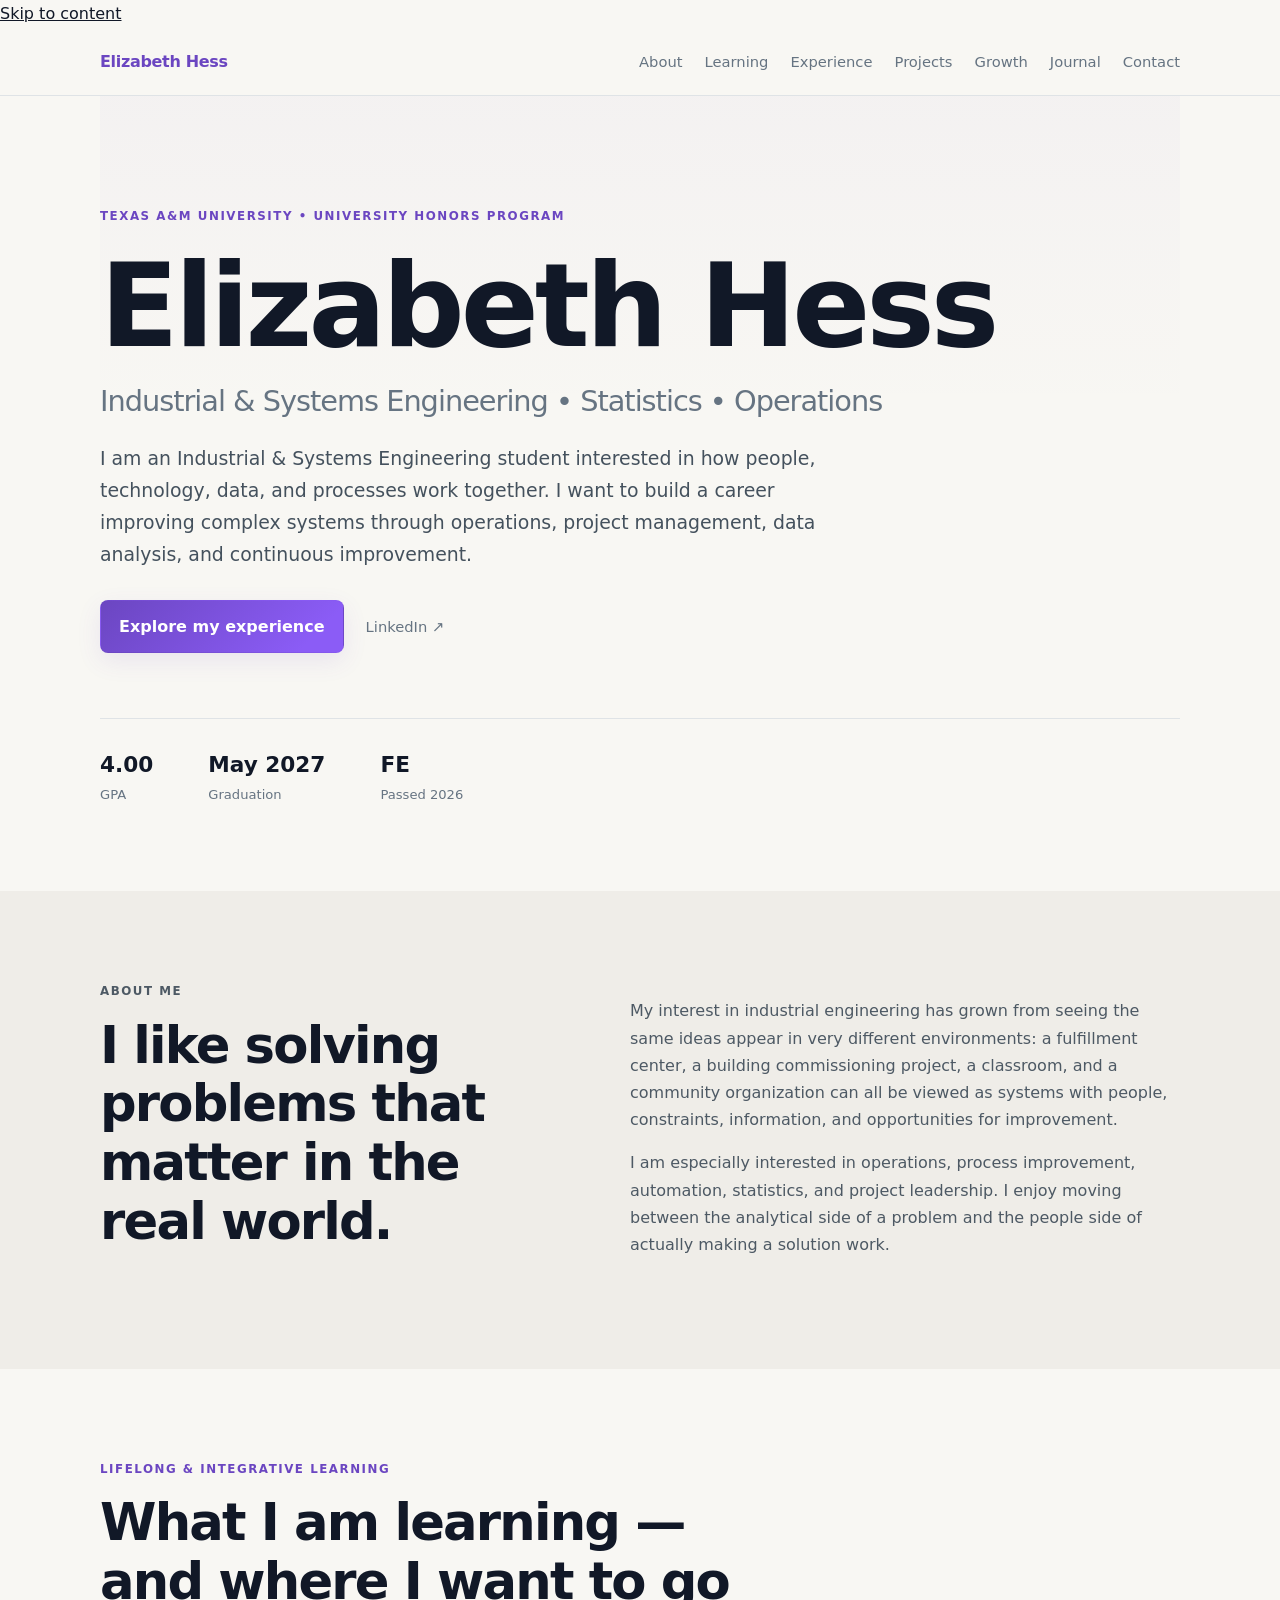
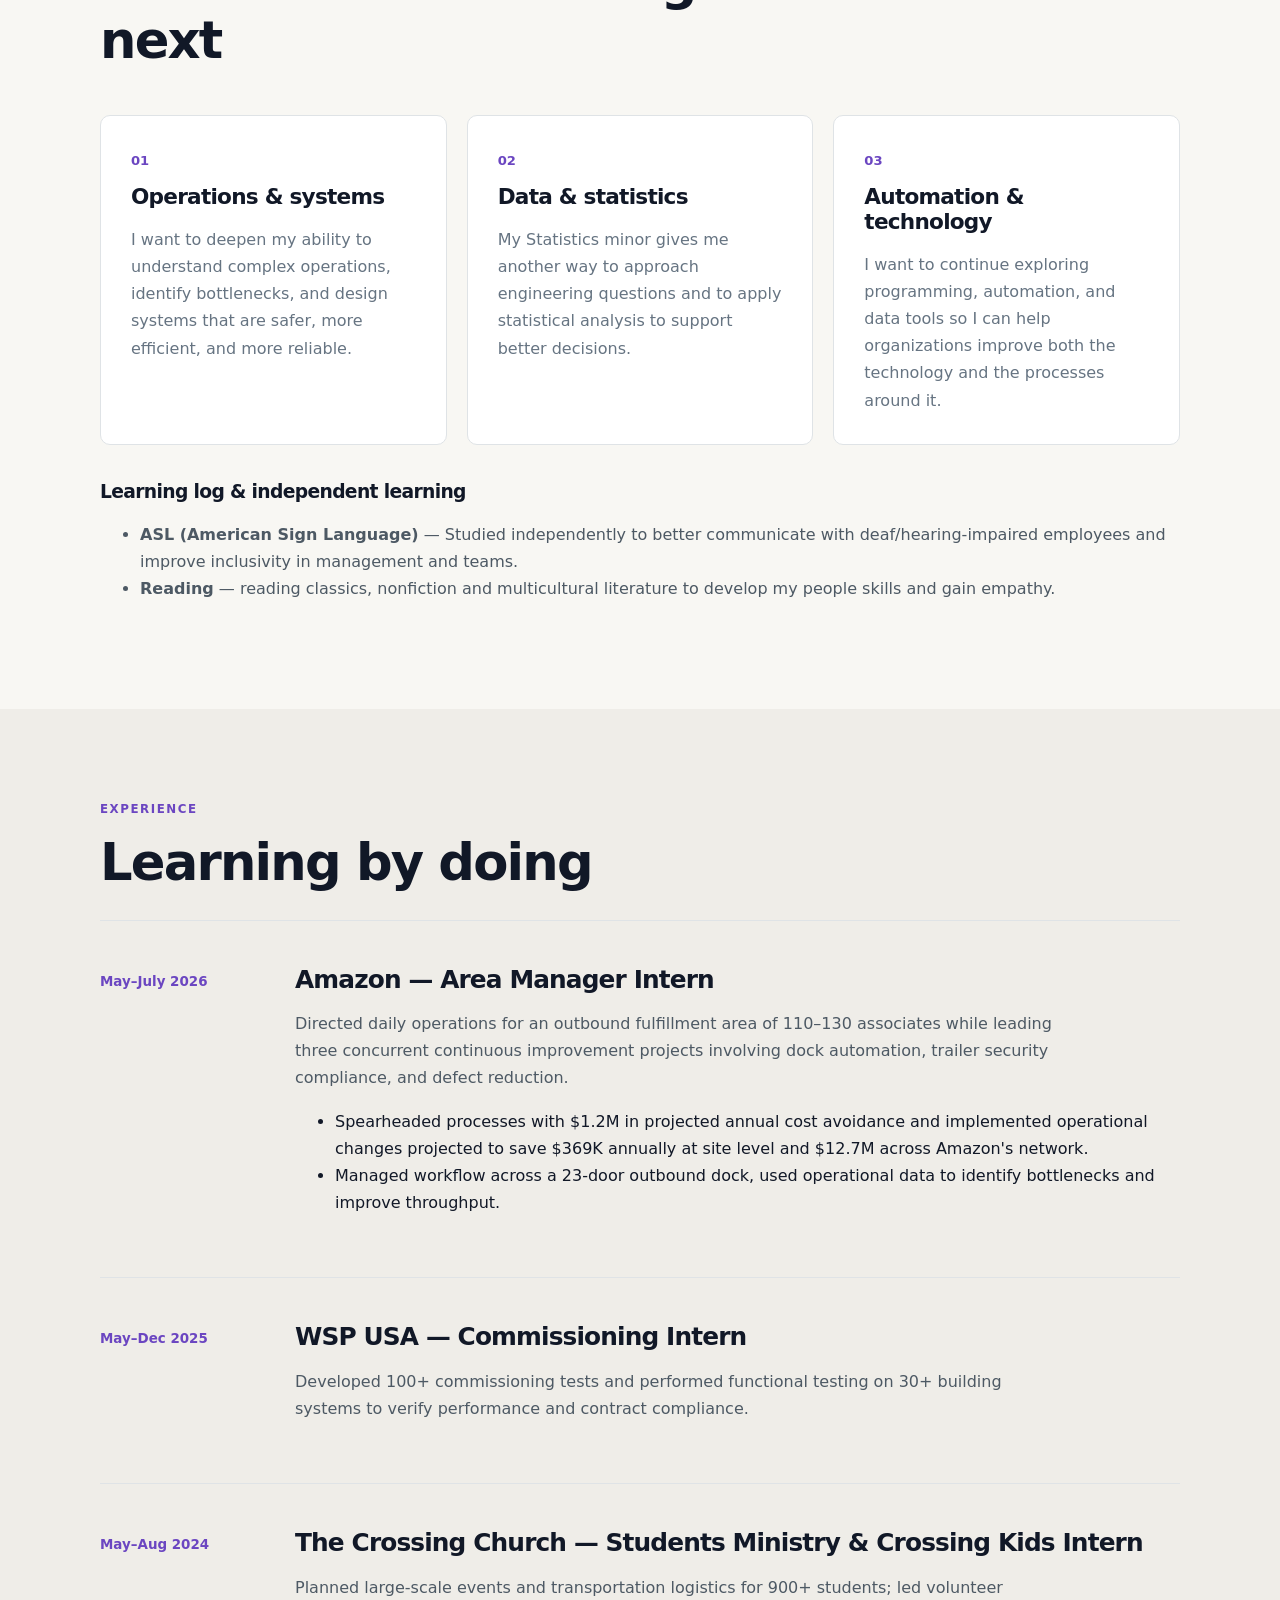
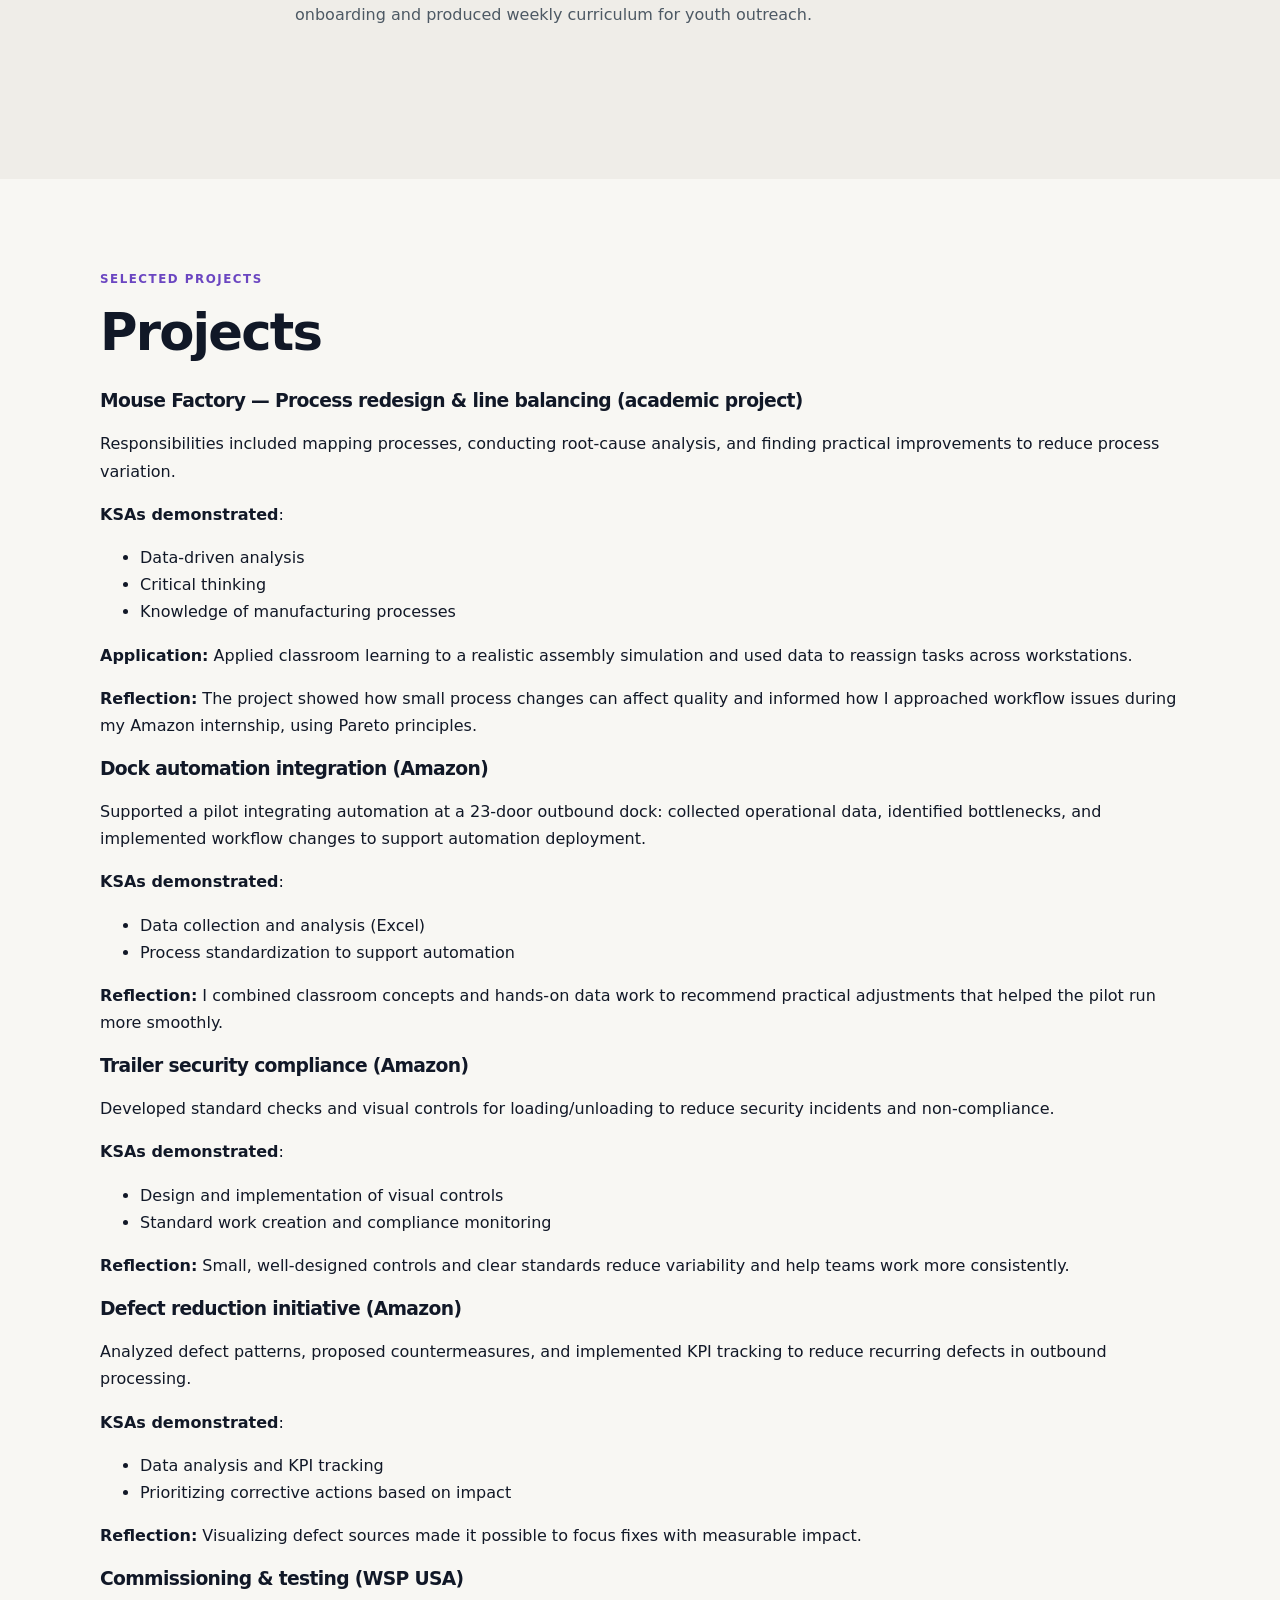
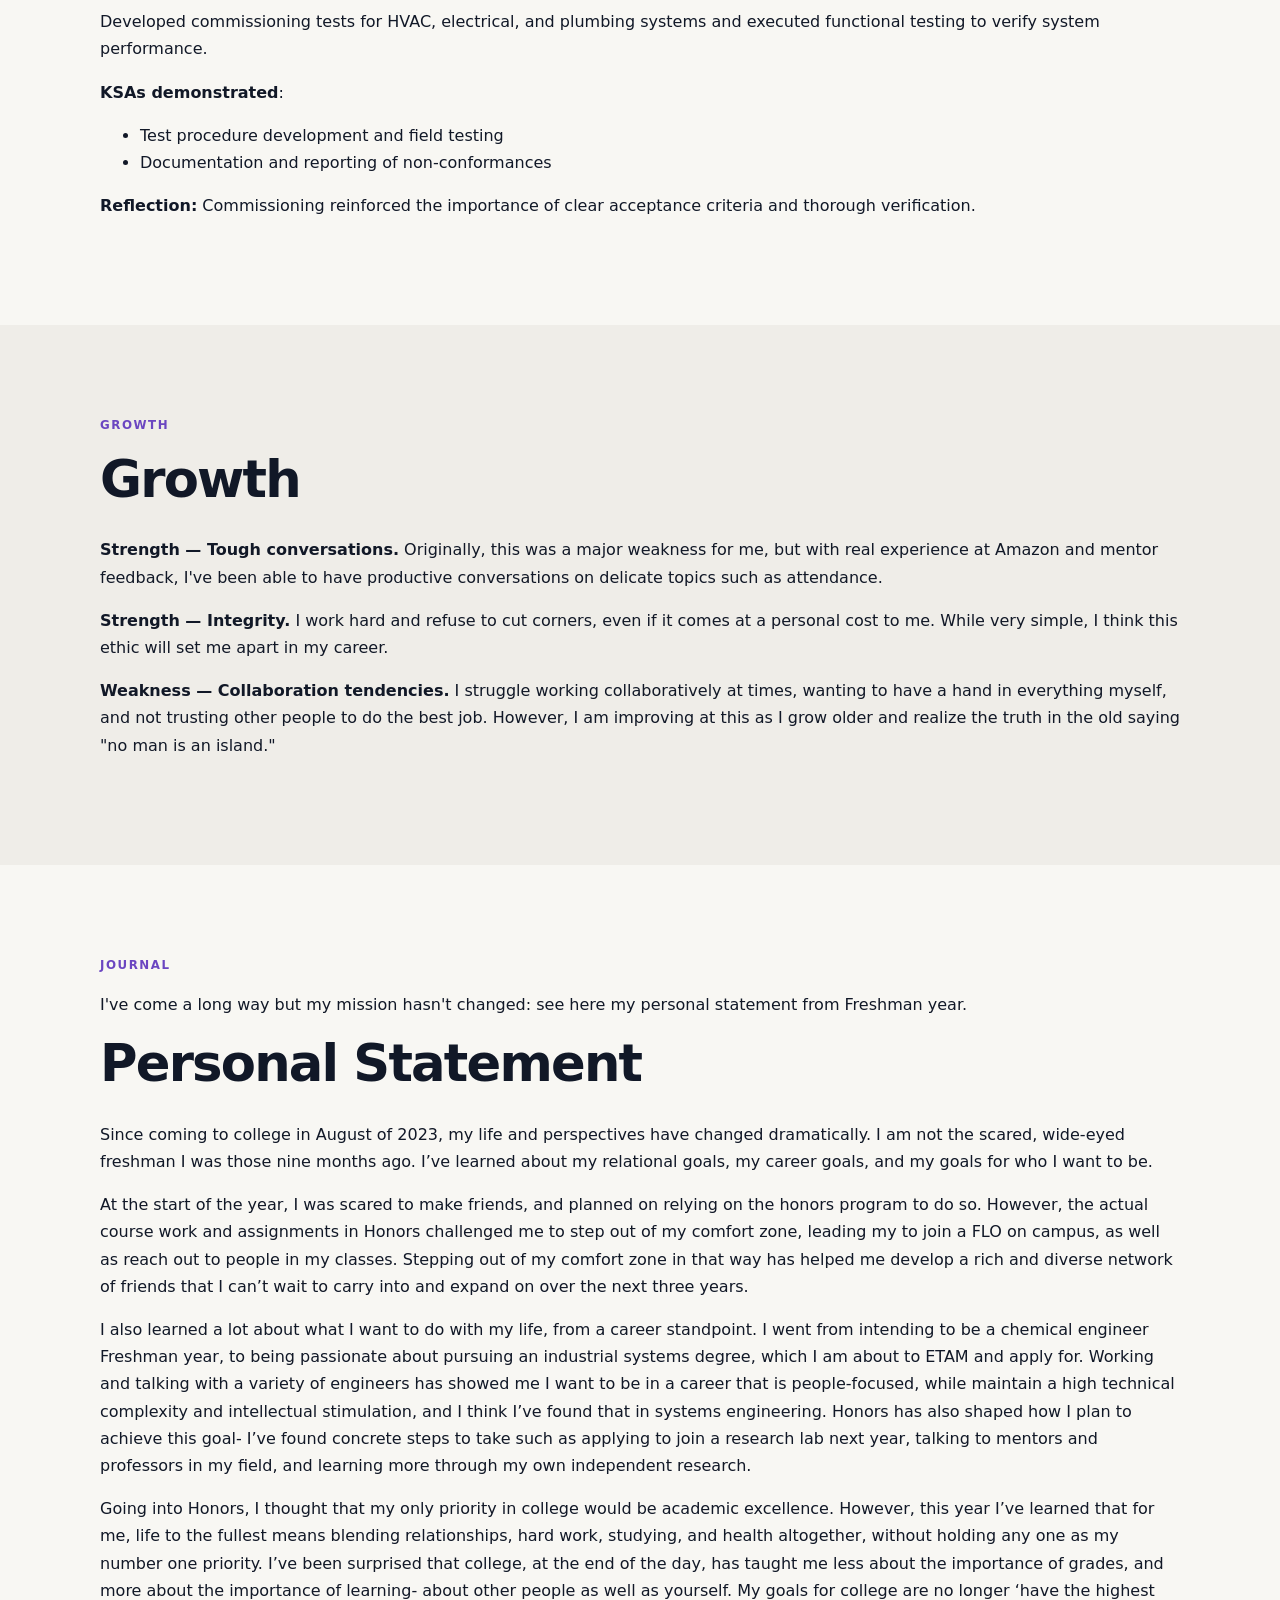
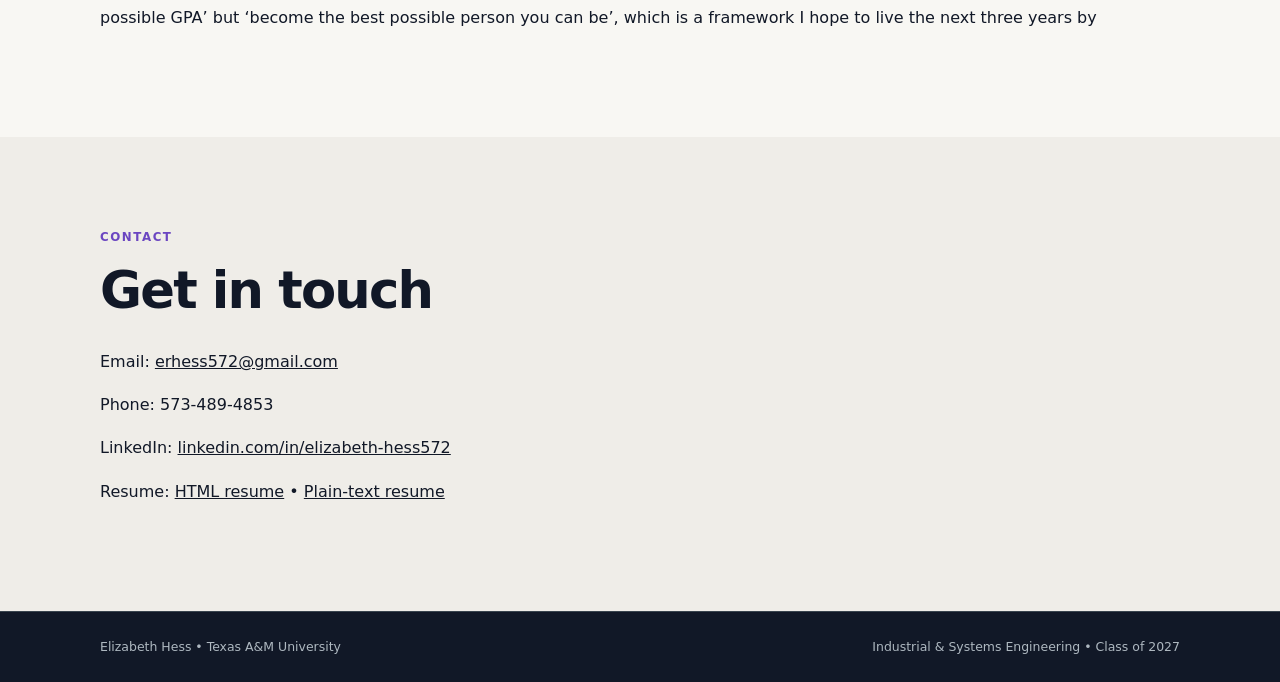
<file: index.html>
<!DOCTYPE html>
<html lang="en">
<head>
  <meta charset="UTF-8">
  <meta name="viewport" content="width=device-width, initial-scale=1.0">
  <meta name="description" content="Elizabeth Hess — Industrial &amp; Systems Engineering, data, operations, and continuous improvement portfolio.">
  <title>Elizabeth Hess | Industrial &amp; Systems Engineering</title>
  <link rel="stylesheet" href="style.css">
</head>
<body>
  <a class="skip-link" href="#top">Skip to content</a>
  <header class="site-header">
    <nav class="nav container" role="navigation" aria-label="Primary">
      <a class="brand" href="#top">Elizabeth Hess</a>
      <div class="nav-links">
        <a href="#about">About</a>
        <a href="#learning">Learning</a>
        <a href="#experience">Experience</a>
        <a href="#projects">Projects</a>
        <a href="#growth">Growth</a>
        <a href="#journal">Journal</a>
        <a href="#contact">Contact</a>
      </div>
    </nav>
  </header>

  <main id="top">
    <section class="hero container">
      <div class="hero-text-block">
        <p class="eyebrow">Texas A&amp;M University • University Honors Program</p>
        <h1>Elizabeth Hess</h1>
        <h2>Industrial &amp; Systems Engineering • Statistics • Operations</h2>
        <p class="hero-text">
          I am an Industrial &amp; Systems Engineering student interested in how people,
          technology, data, and processes work together. I want to build a career
          improving complex systems through operations, project management, data analysis,
          and continuous improvement.
        </p>
        <div class="hero-actions">
          <a class="button" href="#experience">Explore my experience</a>
          <a class="text-link" href="https://www.linkedin.com/in/elizabeth-hess572" target="_blank" rel="noopener noreferrer">LinkedIn ↗</a>
        </div>
        <div class="hero-stats">
          <div><strong>4.00</strong><span>GPA</span></div>
          <div><strong>May 2027</strong><span>Graduation</span></div>
          <div><strong>FE</strong><span>Passed 2026</span></div>
        </div>
      </div>
    </section>

    <section id="about" class="section alt">
      <div class="container two-column">
        <div>
          <p class="eyebrow">About me</p>
          <h2>I like solving problems that matter in the real world.</h2>
        </div>
        <div>
          <p>
            My interest in industrial engineering has grown from seeing the same ideas
            appear in very different environments: a fulfillment center, a building
            commissioning project, a classroom, and a community organization can all
            be viewed as systems with people, constraints, information, and opportunities
            for improvement.
          </p>
          <p>
            I am especially interested in operations, process improvement, automation,
            statistics, and project leadership. I enjoy moving between the analytical
            side of a problem and the people side of actually making a solution work.
          </p>
        </div>
      </div>
    </section>

    <section id="learning" class="section">
      <div class="container">
        <p class="eyebrow">Lifelong &amp; integrative learning</p>
        <h2>What I am learning — and where I want to go next</h2>
        <div class="cards three">
          <article class="card">
            <span class="card-number">01</span>
            <h3>Operations &amp; systems</h3>
            <p>
              I want to deepen my ability to understand complex operations, identify
              bottlenecks, and design systems that are safer, more efficient, and more
              reliable.
            </p>
          </article>
          <article class="card">
            <span class="card-number">02</span>
            <h3>Data &amp; statistics</h3>
            <p>
              My Statistics minor gives me another way to approach engineering questions and
              to apply statistical analysis to support better decisions.
            </p>
          </article>
          <article class="card">
            <span class="card-number">03</span>
            <h3>Automation &amp; technology</h3>
            <p>
              I want to continue exploring programming, automation, and data tools so I can help organizations
              improve both the technology and the processes around it.
            </p>
          </article>
        </div>

        <div class="learning-log" style="margin-top:36px;">
          <h3>Learning log &amp; independent learning</h3>
          <ul style="color:#4d5964;">
            <li><strong>ASL (American Sign Language)</strong> — Studied independently to better communicate with deaf/hearing-impaired employees and improve inclusivity in management and teams.</li>
            <li><strong>Reading</strong> — reading classics, nonfiction and multicultural literature to develop my people skills and gain empathy.</li>
          </ul>
        </div>
      </div>
    </section>

    <section id="experience" class="section alt">
      <div class="container">
        <p class="eyebrow">Experience</p>
        <h2>Learning by doing</h2>

        <article class="timeline-item">
          <div class="timeline-date">May–July 2026</div>
          <div>
            <h3>Amazon — Area Manager Intern</h3>
            <p>
              Directed daily operations for an outbound fulfillment area of 110–130
              associates while leading three concurrent continuous improvement projects
              involving dock automation, trailer security compliance, and defect reduction.
            </p>
            <ul>
              <li>Spearheaded processes with $1.2M in projected annual cost avoidance and implemented operational changes projected to save $369K annually at site level and $12.7M across Amazon's network.</li>
              <li>Managed workflow across a 23-door outbound dock, used operational data to identify bottlenecks and improve throughput.</li>
            </ul>
          </div>
        </article>

        <article class="timeline-item">
          <div class="timeline-date">May–Dec 2025</div>
          <div>
            <h3>WSP USA — Commissioning Intern</h3>
            <p>
              Developed 100+ commissioning tests and performed functional testing on 30+ building systems to verify performance and contract compliance.
            </p>
          </div>
        </article>

        <article class="timeline-item">
          <div class="timeline-date">May–Aug 2024</div>
          <div>
            <h3>The Crossing Church — Students Ministry & Crossing Kids Intern</h3>
            <p>
              Planned large-scale events and transportation logistics for 900+ students; led volunteer onboarding and produced weekly curriculum for youth outreach.
            </p>
          </div>
        </article>

      </div>
    </section>

    <section id="projects" class="section">
      <div class="container">
        <p class="eyebrow">Selected projects</p>
        <h2>Projects</h2>

        <article>
          <h3>Mouse Factory — Process redesign & line balancing (academic project)</h3>
          <p>Responsibilities included mapping processes, conducting root-cause analysis, and finding practical improvements to reduce process variation.</p>
          <p><strong>KSAs demonstrated</strong>:</p>
          <ul>
            <li>Data-driven analysis</li>
            <li>Critical thinking</li>
            <li>Knowledge of manufacturing processes</li>
          </ul>
          <p><strong>Application:</strong> Applied classroom learning to a realistic assembly simulation and used data to reassign tasks across workstations.</p>
          <p><strong>Reflection:</strong> The project showed how small process changes can affect quality and informed how I approached workflow issues during my Amazon internship, using Pareto principles.</p>
        </article>

        <article>
          <h3>Dock automation integration (Amazon)</h3>
          <p>Supported a pilot integrating automation at a 23-door outbound dock: collected operational data, identified bottlenecks, and implemented workflow changes to support automation deployment.</p>
          <p><strong>KSAs demonstrated</strong>:</p>
          <ul>
            <li>Data collection and analysis (Excel)</li>
            <li>Process standardization to support automation</li>
          </ul>
          <p><strong>Reflection:</strong> I combined classroom concepts and hands-on data work to recommend practical adjustments that helped the pilot run more smoothly.</p>
        </article>

        <article>
          <h3>Trailer security compliance (Amazon)</h3>
          <p>Developed standard checks and visual controls for loading/unloading to reduce security incidents and non-compliance.</p>
          <p><strong>KSAs demonstrated</strong>:</p>
          <ul>
            <li>Design and implementation of visual controls</li>
            <li>Standard work creation and compliance monitoring</li>
          </ul>
          <p><strong>Reflection:</strong> Small, well-designed controls and clear standards reduce variability and help teams work more consistently.</p>
        </article>

        <article>
          <h3>Defect reduction initiative (Amazon)</h3>
          <p>Analyzed defect patterns, proposed countermeasures, and implemented KPI tracking to reduce recurring defects in outbound processing.</p>
          <p><strong>KSAs demonstrated</strong>:</p>
          <ul>
            <li>Data analysis and KPI tracking</li>
            <li>Prioritizing corrective actions based on impact</li>
          </ul>
          <p><strong>Reflection:</strong> Visualizing defect sources made it possible to focus fixes with measurable impact.</p>
        </article>

        <article>
          <h3>Commissioning & testing (WSP USA)</h3>
          <p>Developed commissioning tests for HVAC, electrical, and plumbing systems and executed functional testing to verify system performance.</p>
          <p><strong>KSAs demonstrated</strong>:</p>
          <ul>
            <li>Test procedure development and field testing</li>
            <li>Documentation and reporting of non-conformances</li>
          </ul>
          <p><strong>Reflection:</strong> Commissioning reinforced the importance of clear acceptance criteria and thorough verification.</p>
        </article>

      </div>
    </section>

    <section id="growth" class="section alt">
      <div class="container">
        <p class="eyebrow">Growth</p>
        <h2>Growth</h2>

        <p><strong>Strength — Tough conversations.</strong> Originally, this was a major weakness for me, but with real experience at Amazon and mentor feedback, I've been able to have productive conversations on delicate topics such as attendance.</p>

        <p><strong>Strength — Integrity.</strong> I work hard and refuse to cut corners, even if it comes at a personal cost to me. While very simple, I think this ethic will set me apart in my career.</p>

        <p><strong>Weakness — Collaboration tendencies.</strong> I struggle working collaboratively at times, wanting to have a hand in everything myself, and not trusting other people to do the best job. However, I am improving at this as I grow older and realize the truth in the old saying "no man is an island."</p>

      </div>
    </section>

    <section id="journal" class="section">
      <div class="container">
        <p class="eyebrow">Journal</p>
        <p>I've come a long way but my mission hasn't changed: see here my personal statement from Freshman year.</p>
        <h2>Personal Statement</h2>

        <p>Since coming to college in August of 2023, my life and perspectives have changed dramatically. I am not the scared, wide-eyed freshman I was those nine months ago. I’ve learned about my relational goals, my career goals, and my goals for who I want to be.</p>

        <p>At the start of the year, I was scared to make friends, and planned on relying on the honors program to do so. However, the actual course work and assignments in Honors challenged me to step out of my comfort zone, leading my to join a FLO on campus, as well as reach out to people in my classes. Stepping out of my comfort zone in that way has helped me develop a rich and diverse network of friends that I can’t wait to carry into and expand on over the next three years.</p>

        <p>I also learned a lot about what I want to do with my life, from a career standpoint. I went from intending to be a chemical engineer Freshman year, to being passionate about pursuing an industrial systems degree, which I am about to ETAM and apply for. Working and talking with a variety of engineers has showed me I want to be in a career that is people-focused, while maintain a high technical complexity and intellectual stimulation, and I think I’ve found that in systems engineering. Honors has also shaped how I plan to achieve this goal- I’ve found concrete steps to take such as applying to join a research lab next year, talking to mentors and professors in my field, and learning more through my own independent research.</p>

        <p>Going into Honors, I thought that my only priority in college would be academic excellence. However, this year I’ve learned that for me, life to the fullest means blending relationships, hard work, studying, and health altogether, without holding any one as my number one priority. I’ve been surprised that college, at the end of the day, has taught me less about the importance of grades, and more about the importance of learning- about other people as well as yourself. My goals for college are no longer ‘have the highest possible GPA’ but ‘become the best possible person you can be’, which is a framework I hope to live the next three years by</p>

      </div>
    </section>

    <section id="contact" class="section alt">
      <div class="container">
        <p class="eyebrow">Contact</p>
        <h2>Get in touch</h2>
        <p>Email: <a href="mailto:erhess572@gmail.com">erhess572@gmail.com</a></p>
        <p>Phone: 573-489-4853</p>
        <p>LinkedIn: <a href="https://www.linkedin.com/in/elizabeth-hess572" target="_blank" rel="noopener noreferrer">linkedin.com/in/elizabeth-hess572</a></p>
        <p>Resume: <a href="/resume.html">HTML resume</a> • <a href="/resume.txt">Plain-text resume</a></p>
      </div>
    </section>

  </main>

  <footer>
    <div class="container footer-inner">
      <span>Elizabeth Hess • Texas A&amp;M University</span>
      <span>Industrial &amp; Systems Engineering • Class of 2027</span>
    </div>
  </footer>
</body>
</html>
</file>
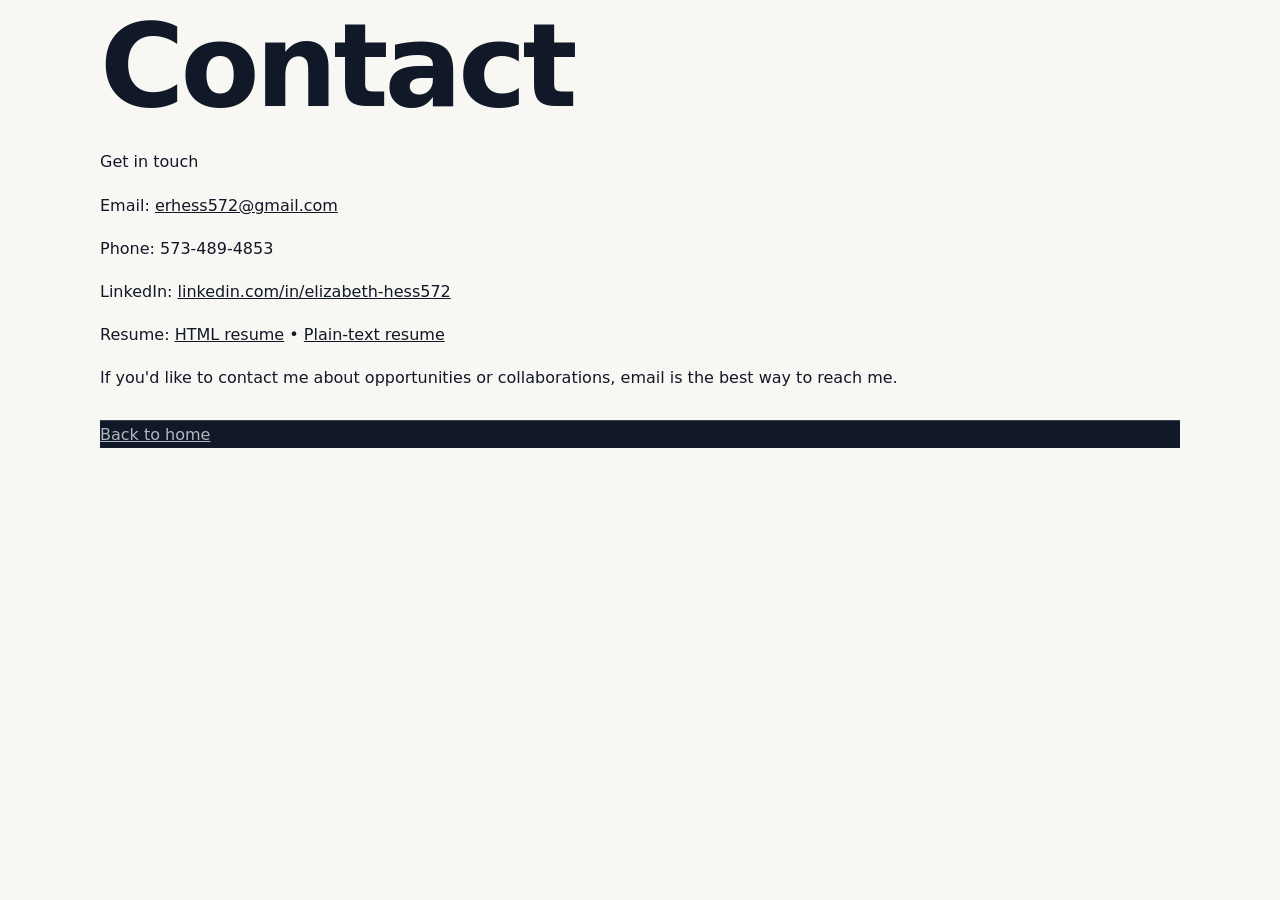
<file: contact.html>
<!doctype html>
<html lang="en">
<head>
  <meta charset="utf-8">
  <meta name="viewport" content="width=device-width,initial-scale=1">
  <title>Contact — Elizabeth Hess</title>
  <link rel="stylesheet" href="style.css">
</head>
<body>
  <main class="container">
    <header>
      <h1>Contact</h1>
      <p class="muted">Get in touch</p>
    </header>

    <section>
      <p>Email: <a href="mailto:erhess572@gmail.com">erhess572@gmail.com</a></p>
      <p>Phone: 573-489-4853</p>
      <p>LinkedIn: <a href="https://www.linkedin.com/in/elizabeth-hess572" target="_blank" rel="noopener noreferrer">linkedin.com/in/elizabeth-hess572</a></p>
      <p>Resume: <a href="/resume.html">HTML resume</a> • <a href="/resume.txt">Plain-text resume</a></p>
    </section>

    <section style="margin-top:16px">
      <p>If you'd like to contact me about opportunities or collaborations, email is the best way to reach me.</p>
    </section>

    <footer style="margin-top:28px">
      <a href="/">Back to home</a>
    </footer>
  </main>
</body>
</html>
</file>
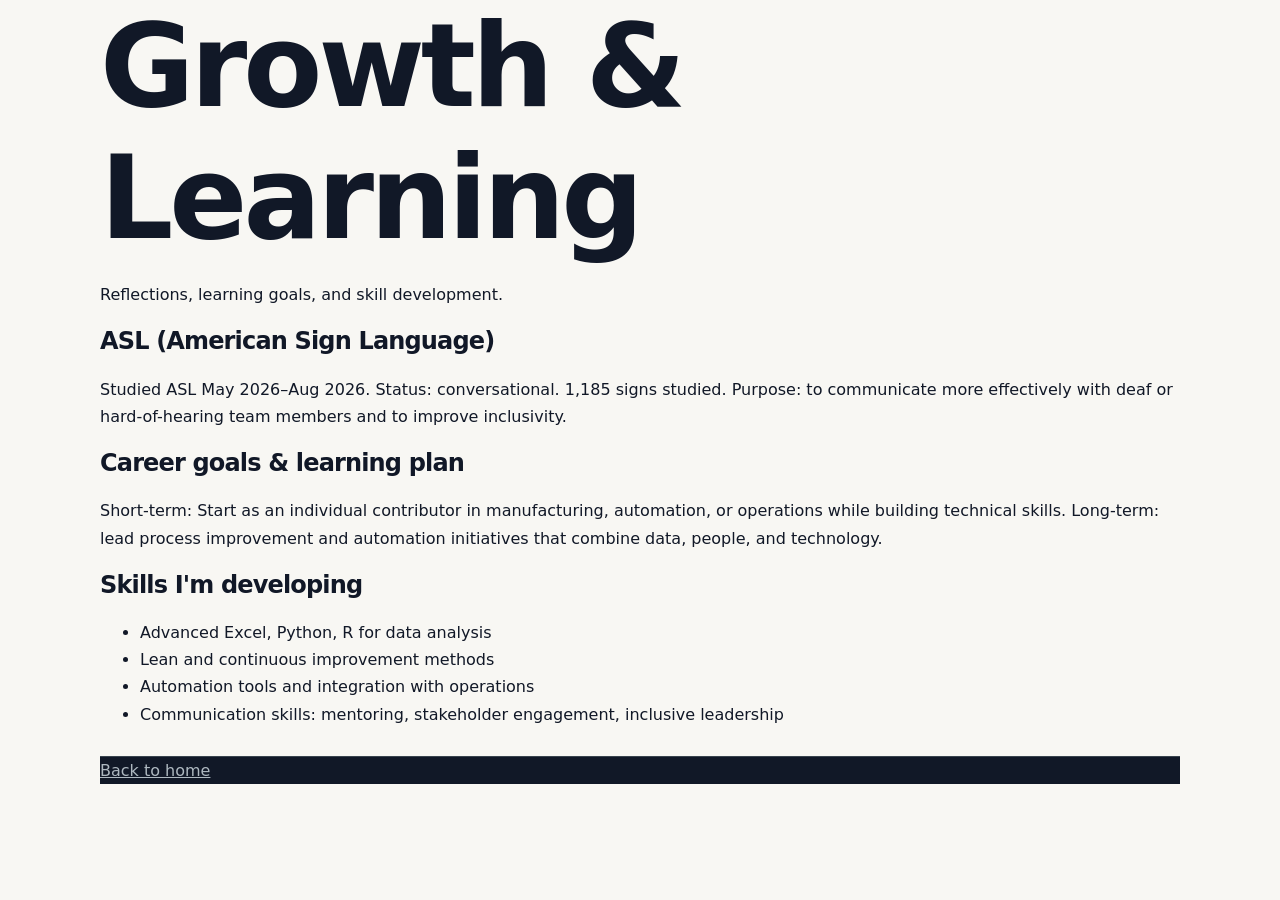
<file: growth.html>
<!doctype html>
<html lang="en">
<head>
  <meta charset="utf-8">
  <meta name="viewport" content="width=device-width,initial-scale=1">
  <title>Growth — Elizabeth Hess</title>
  <link rel="stylesheet" href="style.css">
</head>
<body>
  <main class="container">
    <header>
      <h1>Growth &amp; Learning</h1>
      <p class="muted">Reflections, learning goals, and skill development.</p>
    </header>

    <section>
      <h2>ASL (American Sign Language)</h2>
      <p>Studied ASL May 2026–Aug 2026. Status: conversational. 1,185 signs studied. Purpose: to communicate more effectively with deaf or hard-of-hearing team members and to improve inclusivity.</p>
    </section>

    <section>
      <h2>Career goals &amp; learning plan</h2>
      <p>Short-term: Start as an individual contributor in manufacturing, automation, or operations while building technical skills. Long-term: lead process improvement and automation initiatives that combine data, people, and technology.</p>
    </section>

    <section>
      <h2>Skills I'm developing</h2>
      <ul>
        <li>Advanced Excel, Python, R for data analysis</li>
        <li>Lean and continuous improvement methods</li>
        <li>Automation tools and integration with operations</li>
        <li>Communication skills: mentoring, stakeholder engagement, inclusive leadership</li>
      </ul>
    </section>

    <footer style="margin-top:28px">
      <a href="/">Back to home</a>
    </footer>
  </main>
</body>
</html>
</file>
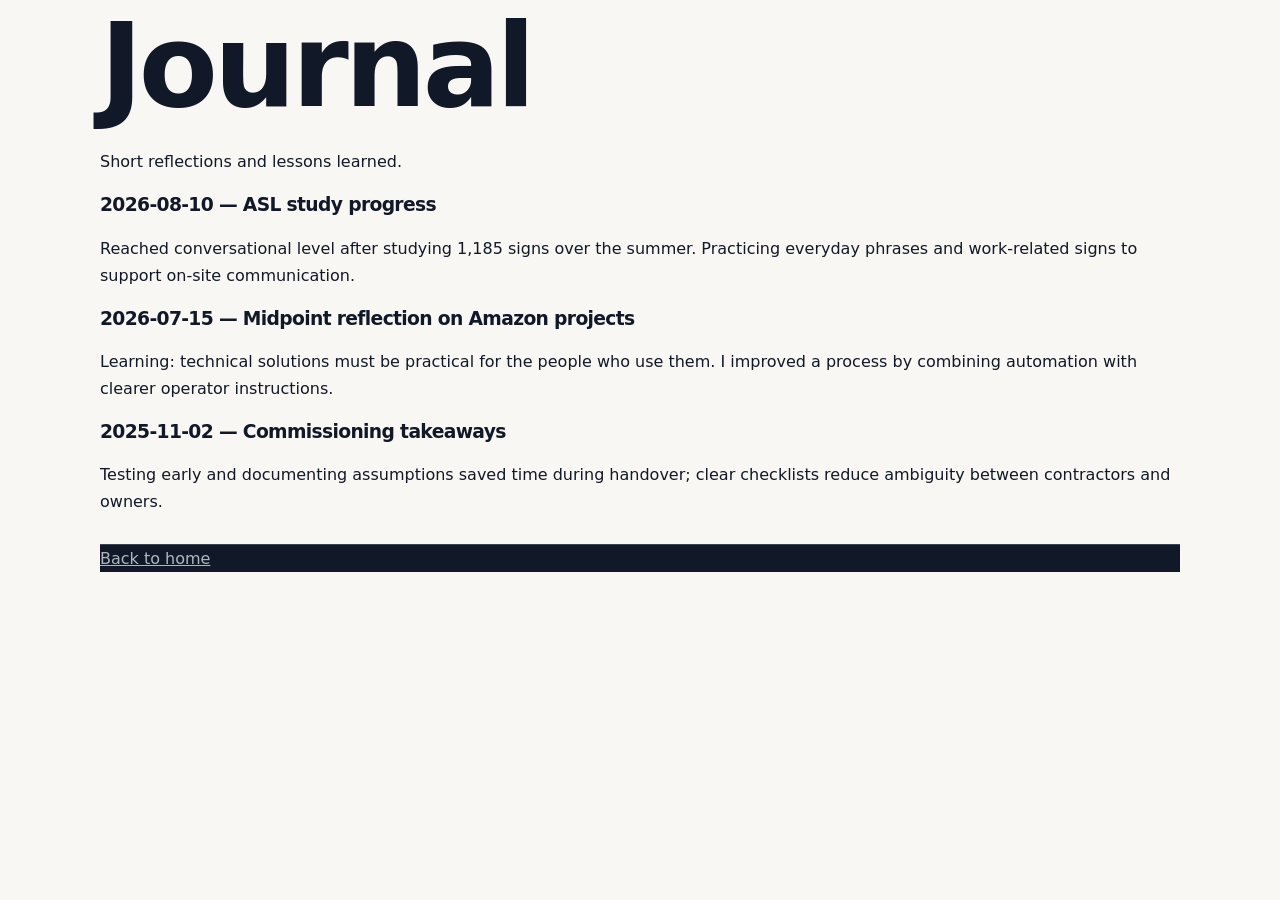
<file: journal.html>
<!doctype html>
<html lang="en">
<head>
  <meta charset="utf-8">
  <meta name="viewport" content="width=device-width,initial-scale=1">
  <title>Journal — Elizabeth Hess</title>
  <link rel="stylesheet" href="style.css">
</head>
<body>
  <main class="container">
    <header>
      <h1>Journal</h1>
      <p class="muted">Short reflections and lessons learned.</p>
    </header>

    <article>
      <h3>2026-08-10 — ASL study progress</h3>
      <p>Reached conversational level after studying 1,185 signs over the summer. Practicing everyday phrases and work-related signs to support on-site communication.</p>
    </article>

    <article>
      <h3>2026-07-15 — Midpoint reflection on Amazon projects</h3>
      <p>Learning: technical solutions must be practical for the people who use them. I improved a process by combining automation with clearer operator instructions.</p>
    </article>

    <article>
      <h3>2025-11-02 — Commissioning takeaways</h3>
      <p>Testing early and documenting assumptions saved time during handover; clear checklists reduce ambiguity between contractors and owners.</p>
    </article>

    <footer style="margin-top:28px">
      <a href="/">Back to home</a>
    </footer>
  </main>
</body>
</html>
</file>
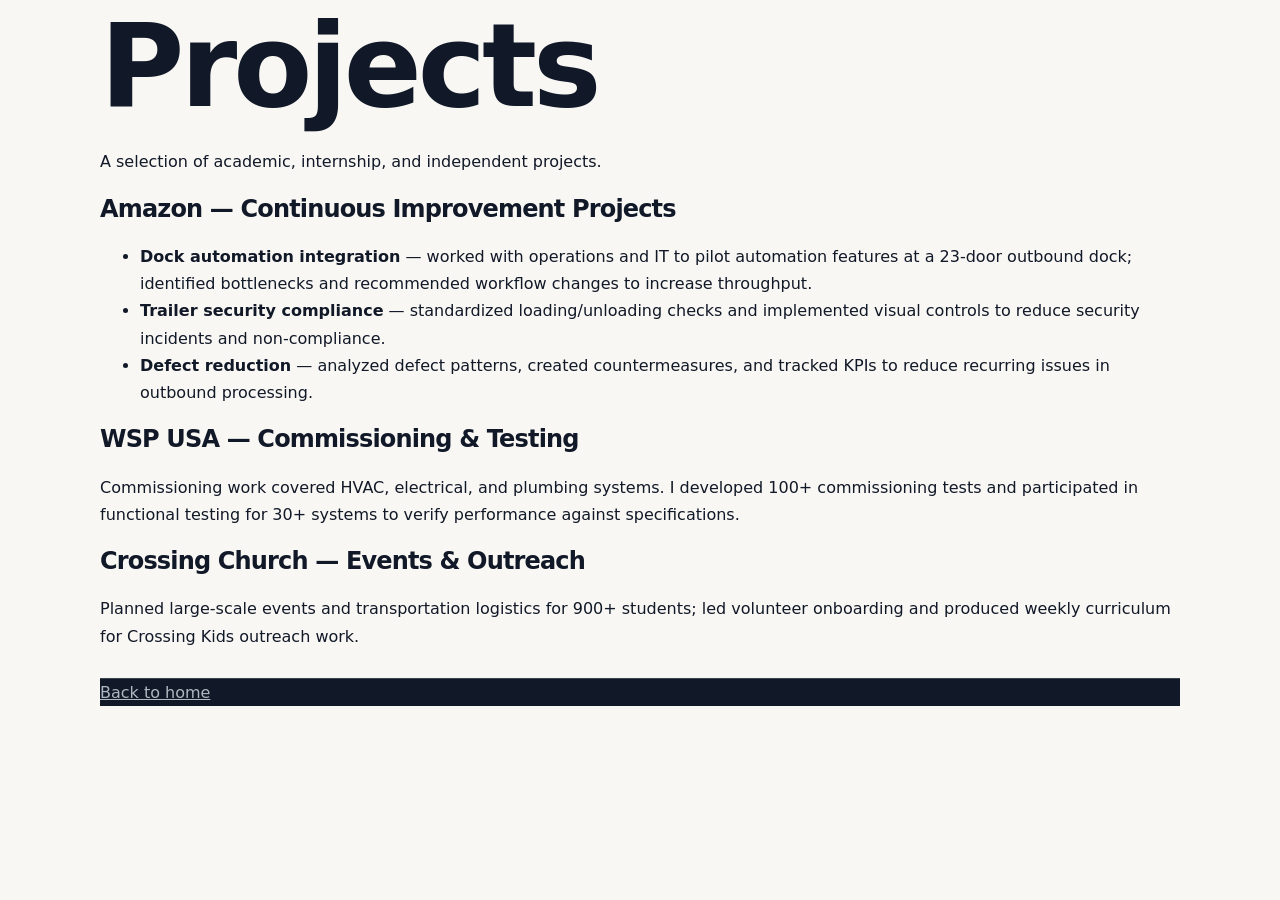
<file: projects.html>
<!doctype html>
<html lang="en">
<head>
  <meta charset="utf-8">
  <meta name="viewport" content="width=device-width,initial-scale=1">
  <title>Projects — Elizabeth Hess</title>
  <link rel="stylesheet" href="style.css">
</head>
<body>
  <main class="container">
    <header>
      <h1>Projects</h1>
      <p class="muted">A selection of academic, internship, and independent projects.</p>
    </header>

    <section>
      <h2>Amazon — Continuous Improvement Projects</h2>
      <ul>
        <li><strong>Dock automation integration</strong> — worked with operations and IT to pilot automation features at a 23-door outbound dock; identified bottlenecks and recommended workflow changes to increase throughput.</li>
        <li><strong>Trailer security compliance</strong> — standardized loading/unloading checks and implemented visual controls to reduce security incidents and non-compliance.</li>
        <li><strong>Defect reduction</strong> — analyzed defect patterns, created countermeasures, and tracked KPIs to reduce recurring issues in outbound processing.</li>
      </ul>
    </section>

    <section>
      <h2>WSP USA — Commissioning & Testing</h2>
      <p>Commissioning work covered HVAC, electrical, and plumbing systems. I developed 100+ commissioning tests and participated in functional testing for 30+ systems to verify performance against specifications.</p>

    </section>

    <section>
      <h2>Crossing Church — Events & Outreach</h2>
      <p>Planned large-scale events and transportation logistics for 900+ students; led volunteer onboarding and produced weekly curriculum for Crossing Kids outreach work.</p>
    </section>

    <footer style="margin-top:28px">
      <a href="/">Back to home</a>
    </footer>
  </main>
</body>
</html>
</file>
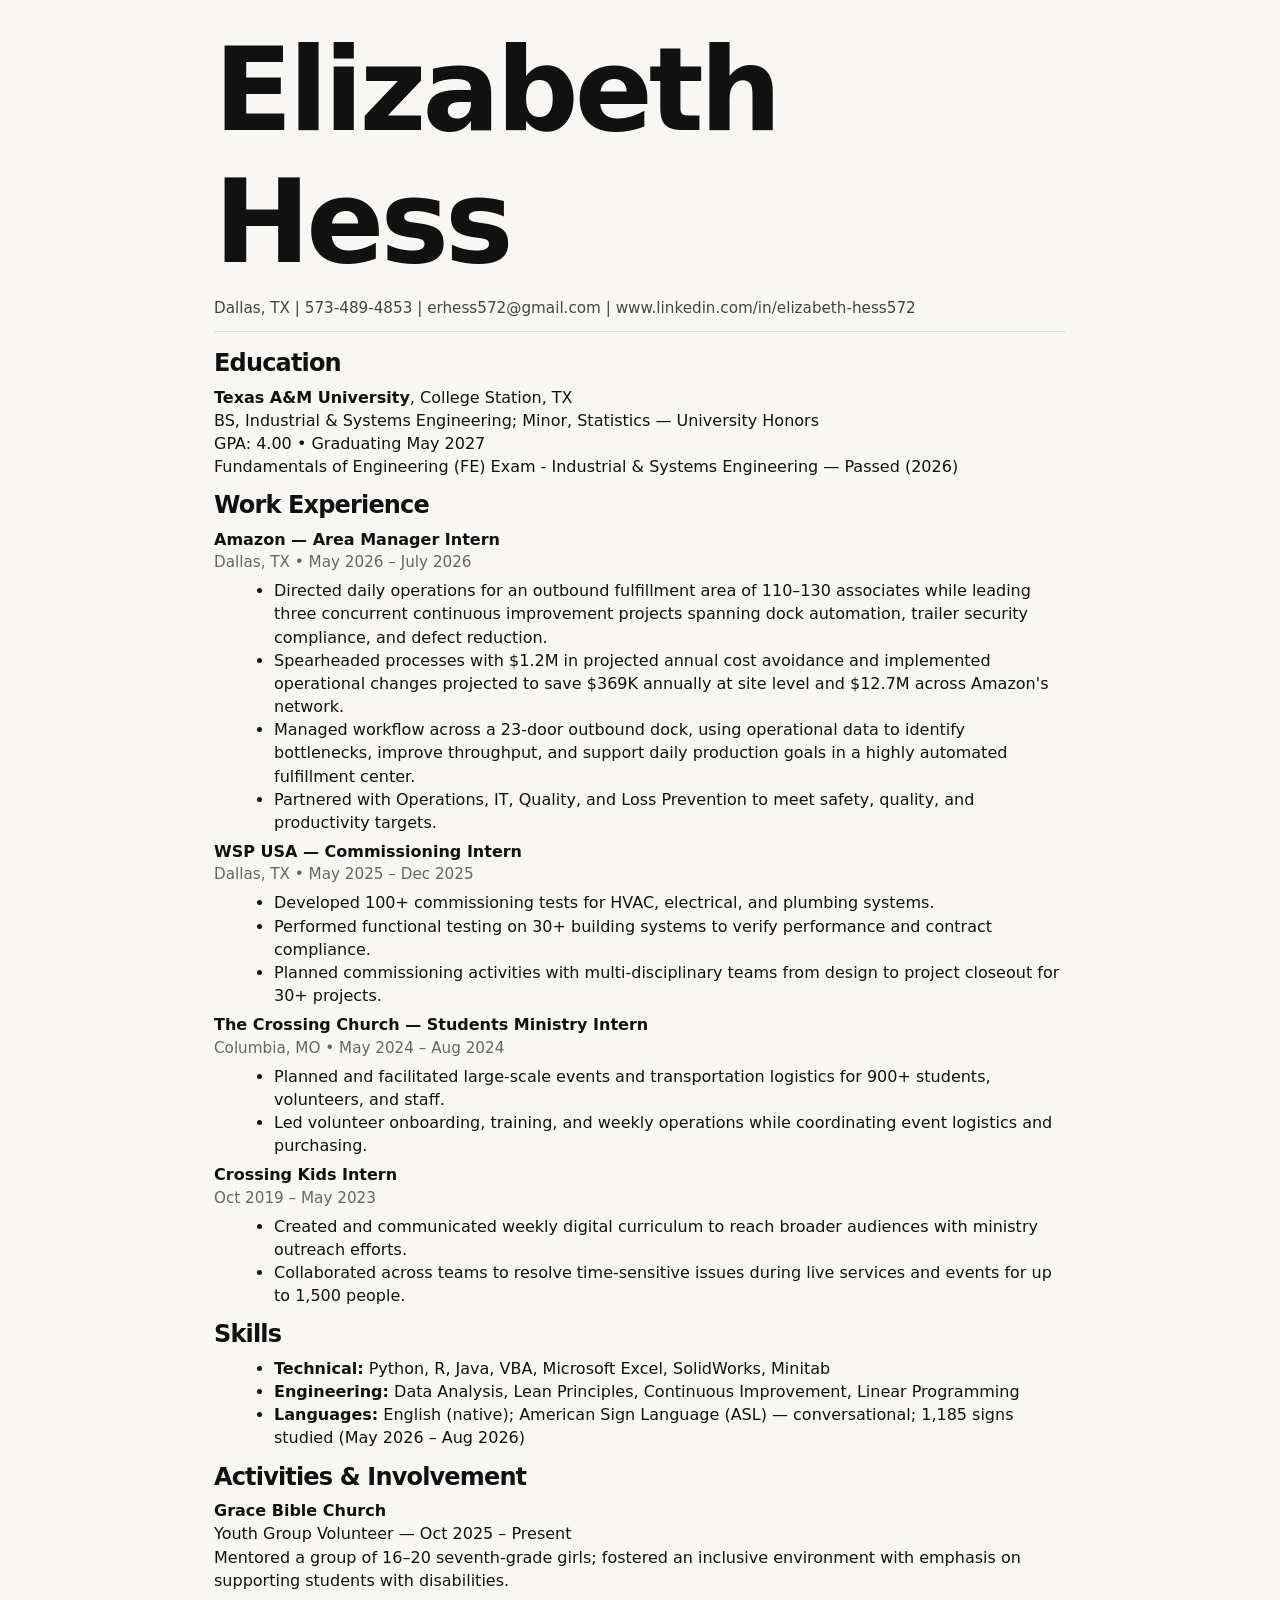
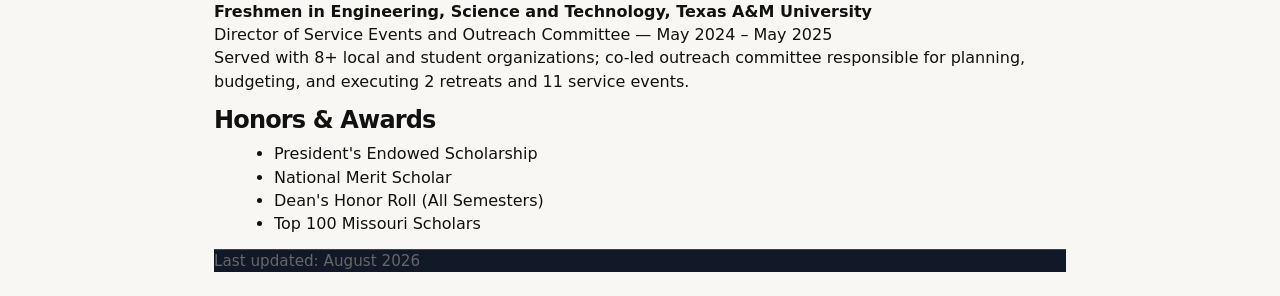
<file: resume.html>
<!doctype html>
<html lang="en">
<head>
  <meta charset="utf-8" />
  <meta name="viewport" content="width=device-width,initial-scale=1" />
  <title>Elizabeth Hess — Resume (Aug 2026)</title>
  <link rel="stylesheet" href="style.css">
  <style>
    body{font-family:system-ui,-apple-system,Segoe UI,Roboto,'Helvetica Neue',Arial;line-height:1.45;color:#111;padding:24px;max-width:900px;margin:auto}
    h1,h2{margin:0 0 8px 0}
    header{border-bottom:1px solid #ddd;padding-bottom:12px;margin-bottom:18px}
    .meta{color:#444;font-size:0.95rem}
    section{margin-bottom:14px}
    ul{margin:6px 0 6px 20px}
    .job-title{font-weight:600}
    .muted{color:#666;font-size:0.95rem}
  </style>
</head>
<body>
  <header>
    <h1>Elizabeth Hess</h1>
    <div class="meta">Dallas, TX | 573-489-4853 | erhess572@gmail.com | www.linkedin.com/in/elizabeth-hess572</div>
  </header>

  <section>
    <h2>Education</h2>
    <div>
      <strong>Texas A&amp;M University</strong>, College Station, TX<br />
      BS, Industrial &amp; Systems Engineering; Minor, Statistics — University Honors<br />
      GPA: 4.00 • Graduating May 2027<br />
      Fundamentals of Engineering (FE) Exam - Industrial &amp; Systems Engineering — Passed (2026)
    </div>
  </section>

  <section>
    <h2>Work Experience</h2>

    <div>
      <div class="job-title">Amazon — Area Manager Intern</div>
      <div class="muted">Dallas, TX • May 2026 – July 2026</div>
      <ul>
        <li>Directed daily operations for an outbound fulfillment area of 110–130 associates while leading three concurrent continuous improvement projects spanning dock automation, trailer security compliance, and defect reduction.</li>
        <li>Spearheaded processes with $1.2M in projected annual cost avoidance and implemented operational changes projected to save $369K annually at site level and $12.7M across Amazon's network.</li>
        <li>Managed workflow across a 23-door outbound dock, using operational data to identify bottlenecks, improve throughput, and support daily production goals in a highly automated fulfillment center.</li>
        <li>Partnered with Operations, IT, Quality, and Loss Prevention to meet safety, quality, and productivity targets.</li>
      </ul>
    </div>

    <div>
      <div class="job-title">WSP USA — Commissioning Intern</div>
      <div class="muted">Dallas, TX • May 2025 – Dec 2025</div>
      <ul>
        <li>Developed 100+ commissioning tests for HVAC, electrical, and plumbing systems.</li>
        <li>Performed functional testing on 30+ building systems to verify performance and contract compliance.</li>
        <li>Planned commissioning activities with multi-disciplinary teams from design to project closeout for 30+ projects.</li>
      </ul>
    </div>

    <div>
      <div class="job-title">The Crossing Church — Students Ministry Intern</div>
      <div class="muted">Columbia, MO • May 2024 – Aug 2024</div>
      <ul>
        <li>Planned and facilitated large-scale events and transportation logistics for 900+ students, volunteers, and staff.</li>
        <li>Led volunteer onboarding, training, and weekly operations while coordinating event logistics and purchasing.</li>
      </ul>

      <div class="job-title">Crossing Kids Intern</div>
      <div class="muted">Oct 2019 – May 2023</div>
      <ul>
        <li>Created and communicated weekly digital curriculum to reach broader audiences with ministry outreach efforts.</li>
        <li>Collaborated across teams to resolve time-sensitive issues during live services and events for up to 1,500 people.</li>
      </ul>
    </div>
  </section>

  <section>
    <h2>Skills</h2>
    <ul>
      <li><strong>Technical:</strong> Python, R, Java, VBA, Microsoft Excel, SolidWorks, Minitab</li>
      <li><strong>Engineering:</strong> Data Analysis, Lean Principles, Continuous Improvement, Linear Programming</li>
      <li><strong>Languages:</strong> English (native); American Sign Language (ASL) — conversational; 1,185 signs studied (May 2026 – Aug 2026)</li>
    </ul>
  </section>

  <section>
    <h2>Activities &amp; Involvement</h2>
    <div>
      <strong>Grace Bible Church</strong><br />
      Youth Group Volunteer — Oct 2025 – Present<br />
      Mentored a group of 16–20 seventh-grade girls; fostered an inclusive environment with emphasis on supporting students with disabilities.
    </div>
    <div style="margin-top:8px">
      <strong>Freshmen in Engineering, Science and Technology, Texas A&amp;M University</strong><br />
      Director of Service Events and Outreach Committee — May 2024 – May 2025<br />
      Served with 8+ local and student organizations; co-led outreach committee responsible for planning, budgeting, and executing 2 retreats and 11 service events.
    </div>
  </section>

  <section>
    <h2>Honors &amp; Awards</h2>
    <ul>
      <li>President's Endowed Scholarship</li>
      <li>National Merit Scholar</li>
      <li>Dean's Honor Roll (All Semesters)</li>
      <li>Top 100 Missouri Scholars</li>
    </ul>
  </section>

  <footer class="muted">
    Last updated: August 2026
  </footer>
</body>
</html>
</file>
<file: style.css>
* {
  box-sizing: border-box;
}

:root {
  --ink: #111827;
  --muted: #667482;
  --paper: #f8f7f3;
  --white: #ffffff;
  --line: #dfe3e6;
  --accent: #6b46c1;         /* purple */
  --accent-light: #efeaff;   /* very light purple */
  --max: 1080px;
}

html {
  scroll-behavior: smooth;
}

/* transitions & accessible focus */
* { transition: background-color .18s ease, color .18s ease, transform .12s ease; }
:focus { outline: none; }
:focus-visible { outline: 3px solid rgba(107,70,193,0.14); outline-offset: 3px; }

body {
  margin: 0;
  font-family: Inter, ui-sans-serif, system-ui, -apple-system, BlinkMacSystemFont, "Segoe UI", sans-serif;
  color: var(--ink);
  background: var(--paper);
  line-height: 1.7;
}

a {
  color: inherit;
}

.container {
  width: min(var(--max), calc(100% - 40px));
  margin: 0 auto;
}

.site-header {
  position: sticky;
  top: 0;
  z-index: 10;
  background: rgba(248, 247, 243, 0.94);
  backdrop-filter: blur(12px);
  border-bottom: 1px solid var(--line);
}

.nav {
  min-height: 68px;
  display: flex;
  align-items: center;
  justify-content: space-between;
  gap: 24px;
}

.brand {
  font-weight: 750;
  text-decoration: none;
  letter-spacing: -0.02em;
  color: var(--accent);
}

.nav-links {
  display: flex;
  gap: 22px;
  flex-wrap: wrap;
}

.nav-links a,
.text-link {
  text-decoration: none;
  color: var(--muted);
  font-size: 0.92rem;
}

.nav-links a:hover,
.text-link:hover {
  color: var(--ink);
}

.hero {
  padding: 110px 0 85px;
  background: linear-gradient(180deg, rgba(107,70,193,0.03), transparent 40%);
}

.eyebrow {
  margin: 0 0 14px;
  color: var(--accent);
  text-transform: uppercase;
  letter-spacing: 0.13em;
  font-size: 0.74rem;
  font-weight: 800;
}

h1, h2, h3 {
  line-height: 1.15;
  letter-spacing: -0.035em;
}

h1 {
  font-size: clamp(3.6rem, 9vw, 7.2rem);
  margin: 0;
  font-weight: 800;
}

.hero h2 {
  font-size: clamp(1.25rem, 2.5vw, 1.8rem);
  font-weight: 500;
  color: var(--muted);
  margin: 12px 0 24px;
}

.hero-text {
  max-width: 720px;
  font-size: 1.18rem;
  color: #44515d;
}

.hero-actions,
.contact-links {
  display: flex;
  align-items: center;
  gap: 22px;
  margin-top: 30px;
}

.button {
  display: inline-block;
  padding: 12px 18px;
  background: linear-gradient(135deg, var(--accent), #8b5cf6 85%);
  color: var(--white);
  border-radius: 8px;
  text-decoration: none;
  font-weight: 700;
  box-shadow: 0 8px 24px rgba(107,70,193,0.10);
  border: 1px solid rgba(107,70,193,0.08);
}

.button:hover {
  transform: translateY(-4px);
  box-shadow: 0 14px 40px rgba(107,70,193,0.12);
}

.hero-stats {
  display: flex;
  gap: 55px;
  margin-top: 65px;
  padding-top: 28px;
  border-top: 1px solid var(--line);
}

.hero-stats div {
  display: flex;
  flex-direction: column;
}

.hero-stats strong {
  font-size: 1.35rem;
}

.hero-stats span {
  color: var(--muted);
  font-size: 0.82rem;
}

.section {
  padding: 90px 0;
}

.section.alt {
  background: #efede8;
}

.section h2,
.contact-section h2 {
  max-width: 700px;
  font-size: clamp(2rem, 4vw, 3.2rem);
  margin: 0 0 28px;
}

.two-column {
  display: grid;
  grid-template-columns: 0.9fr 1.1fr;
  gap: 80px;
}

.two-column p {
  color: #4d5964;
}

.cards {
  display: grid;
  gap: 20px;
  margin-top: 45px;
}

.cards.three {
  grid-template-columns: repeat(3, 1fr);
}

.cards.two {
  grid-template-columns: repeat(2, 1fr);
}

.card,
.project-card {
  background: var(--white);
  border: 1px solid var(--line);
  border-radius: 10px;
  padding: 30px;
  transition: transform .18s ease, box-shadow .18s ease;
}

.card-number {
  color: var(--accent);
  font-weight: 800;
  font-size: 0.82rem;
}

.card h3,
.project-card h3 {
  font-size: 1.35rem;
  margin: 12px 0;
}

.card p,
.project-card p {
  color: var(--muted);
  margin-bottom: 0;
}

.card:hover, .project-card:hover {
  transform: translateY(-6px);
  box-shadow: 0 10px 30px rgba(19,20,24,0.06);
}

.section-intro {
  max-width: 720px;
  color: var(--muted);
  font-size: 1.05rem;
}

.timeline-item {
  display: grid;
  grid-template-columns: 150px 1fr;
  gap: 45px;
  padding: 45px 0;
  border-top: 1px solid var(--line);
}

.timeline-item h3 {
  margin: 0 0 15px;
  font-size: 1.55rem;
}

.timeline-item p {
  max-width: 760px;
  color: #4d5964;
}

.timeline-date {
  color: var(--accent);
  font-size: 0.84rem;
  font-weight: 750;
  padding-top: 5px;
}

.impact-grid {
  display: grid;
  grid-template-columns: repeat(4, 1fr);
  gap: 1px;
  margin: 28px 0;
  background: var(--line);
  border: 1px solid var(--line);
}

.impact-grid div {
  background: var(--white);
  padding: 20px;
}

.impact-grid strong,
.impact-grid span {
  display: block;
}

.impact-grid strong {
  font-size: 1.3rem;
}

.impact-grid span {
  color: var(--muted);
  font-size: 0.78rem;
  line-height: 1.35;
  margin-top: 5px;
}

.reflection {
  border-left: 3px solid var(--accent);
  padding-left: 18px;
  font-size: 0.96rem;
}

.project-card {
  min-height: 260px;
}

.project-tag {
  color: var(--accent);
  text-transform: uppercase;
  font-size: 0.72rem;
  font-weight: 800;
  letter-spacing: 0.1em;
}

.project-question {
  margin-top: 22px;
  padding-top: 18px;
  border-top: 1px solid var(--line);
  font-size: 0.92rem;
}

.skill-list {
  padding-left: 20px;
  color: #4d5964;
}

.community {
  display: grid;
  grid-template-columns: 0.8fr 1.2fr;
  gap: 80px;
}

.contact-section {
  padding: 105px 0;
  background: var(--ink);
  color: white;
}

.contact-section .eyebrow {
  color: #d8bba5;
}

.contact-section h2 {
  color: white;
}

.contact-section p {
  max-width: 700px;
  color: #cbd2d8;
}

.contact-section .button {
  background: white;
  color: var(--ink);
}

.contact-section .text-link {
  color: #dce2e6;
}

footer {
  background: var(--ink);
  color: #aeb8c0;
  border-top: 1px solid #39444e;
}

.footer-inner {
  min-height: 70px;
  display: flex;
  justify-content: space-between;
  align-items: center;
  gap: 20px;
  font-size: 0.78rem;
}

@media (max-width: 820px) {
  .nav {
    align-items: flex-start;
    padding: 15px 0;
    flex-direction: column;
  }

  .nav-links {
    gap: 12px;
  }

  .two-column,
  .community,
  .cards.three,
  .cards.two {
    grid-template-columns: 1fr;
    gap: 30px;
  }

  .hero {
    padding-top: 75px;
  }

  .hero-stats {
    gap: 28px;
    flex-wrap: wrap;
  }

  .timeline-item {
    grid-template-columns: 1fr;
    gap: 8px;
  }

  .impact-grid {
    grid-template-columns: repeat(2, 1fr);
  }

  .footer-inner {
    padding: 18px 0;
    flex-direction: column;
    align-items: flex-start;
  }
}

@media (max-width: 480px) {
  .container {
    width: min(var(--max), calc(100% - 28px));
  }

  .hero-stats {
    display: grid;
    grid-template-columns: repeat(2, 1fr);
  }

  .impact-grid {
    grid-template-columns: 1fr;
  }
}
</file>
